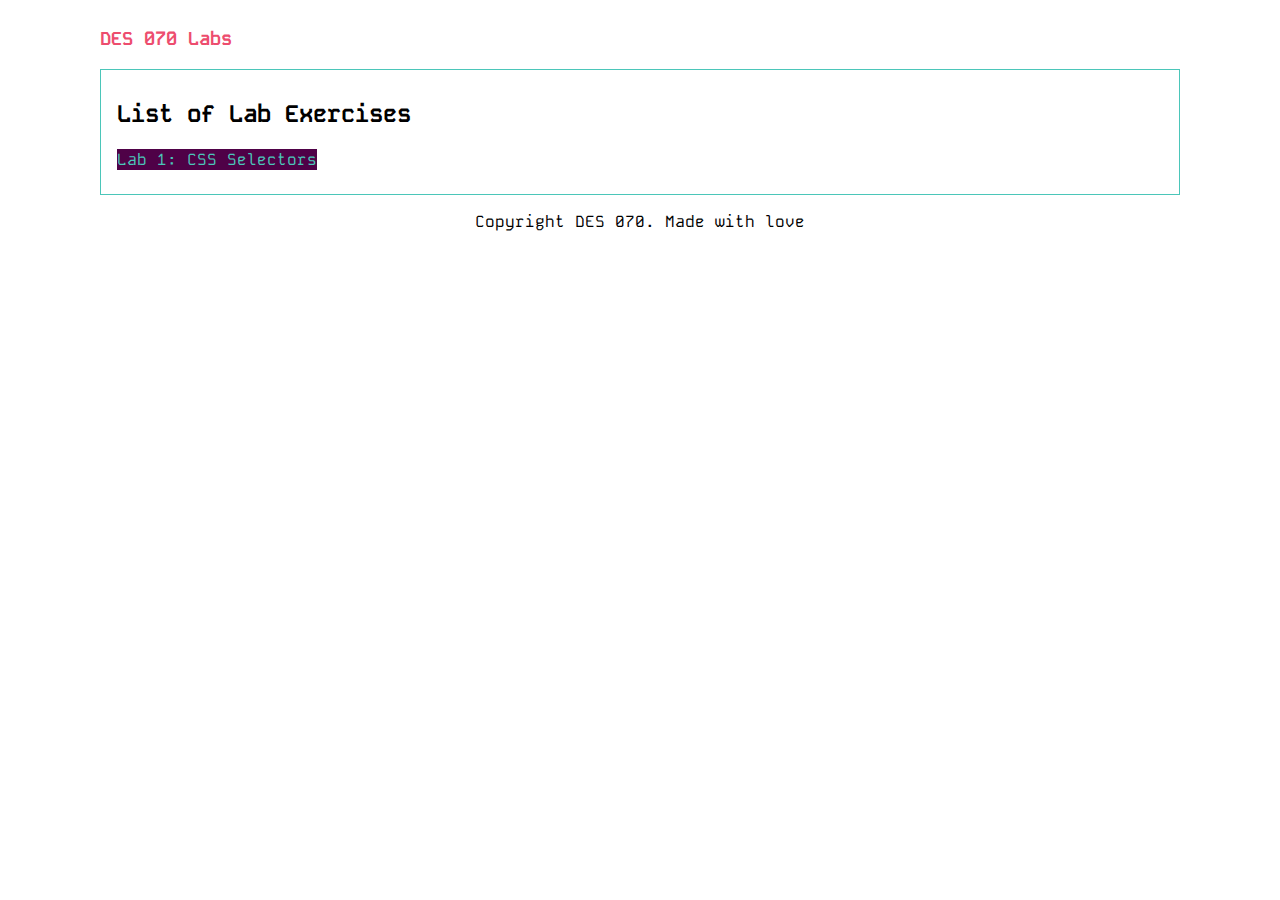
<file: index.html>
<!DOCTYPE html>
<html lang="en">
<head>
    <meta charset="UTF-8">
    <meta name="viewport" content="width=device-width, initial-scale=1.0">
    <title>Web Design 1 Labs</title>
    <link rel="stylesheet" href="css/style.css">
    <link rel="preconnect" href="https://fonts.googleapis.com">
    <link rel="preconnect" href="https://fonts.gstatic.com" crossorigin>
    <link href="https://fonts.googleapis.com/css2?family=Kode+Mono:wght@400..700&display=swap" rel="stylesheet">
</head>

<body>
     <main>
        <div id="head">
            <div>
                <h3><a href="index.html"> DES 070 Labs </a></h3>
            </div>
        </div>

        <div class="post">
            <h2> List of Lab Exercises</h2>
            <p><a href="./lab-1/">Lab 1: CSS Selectors</a></p>
        </div>

        <footer>
            <p>Copyright DES 070. Made with love</p>

    </main>
</body>
</html>
</file>
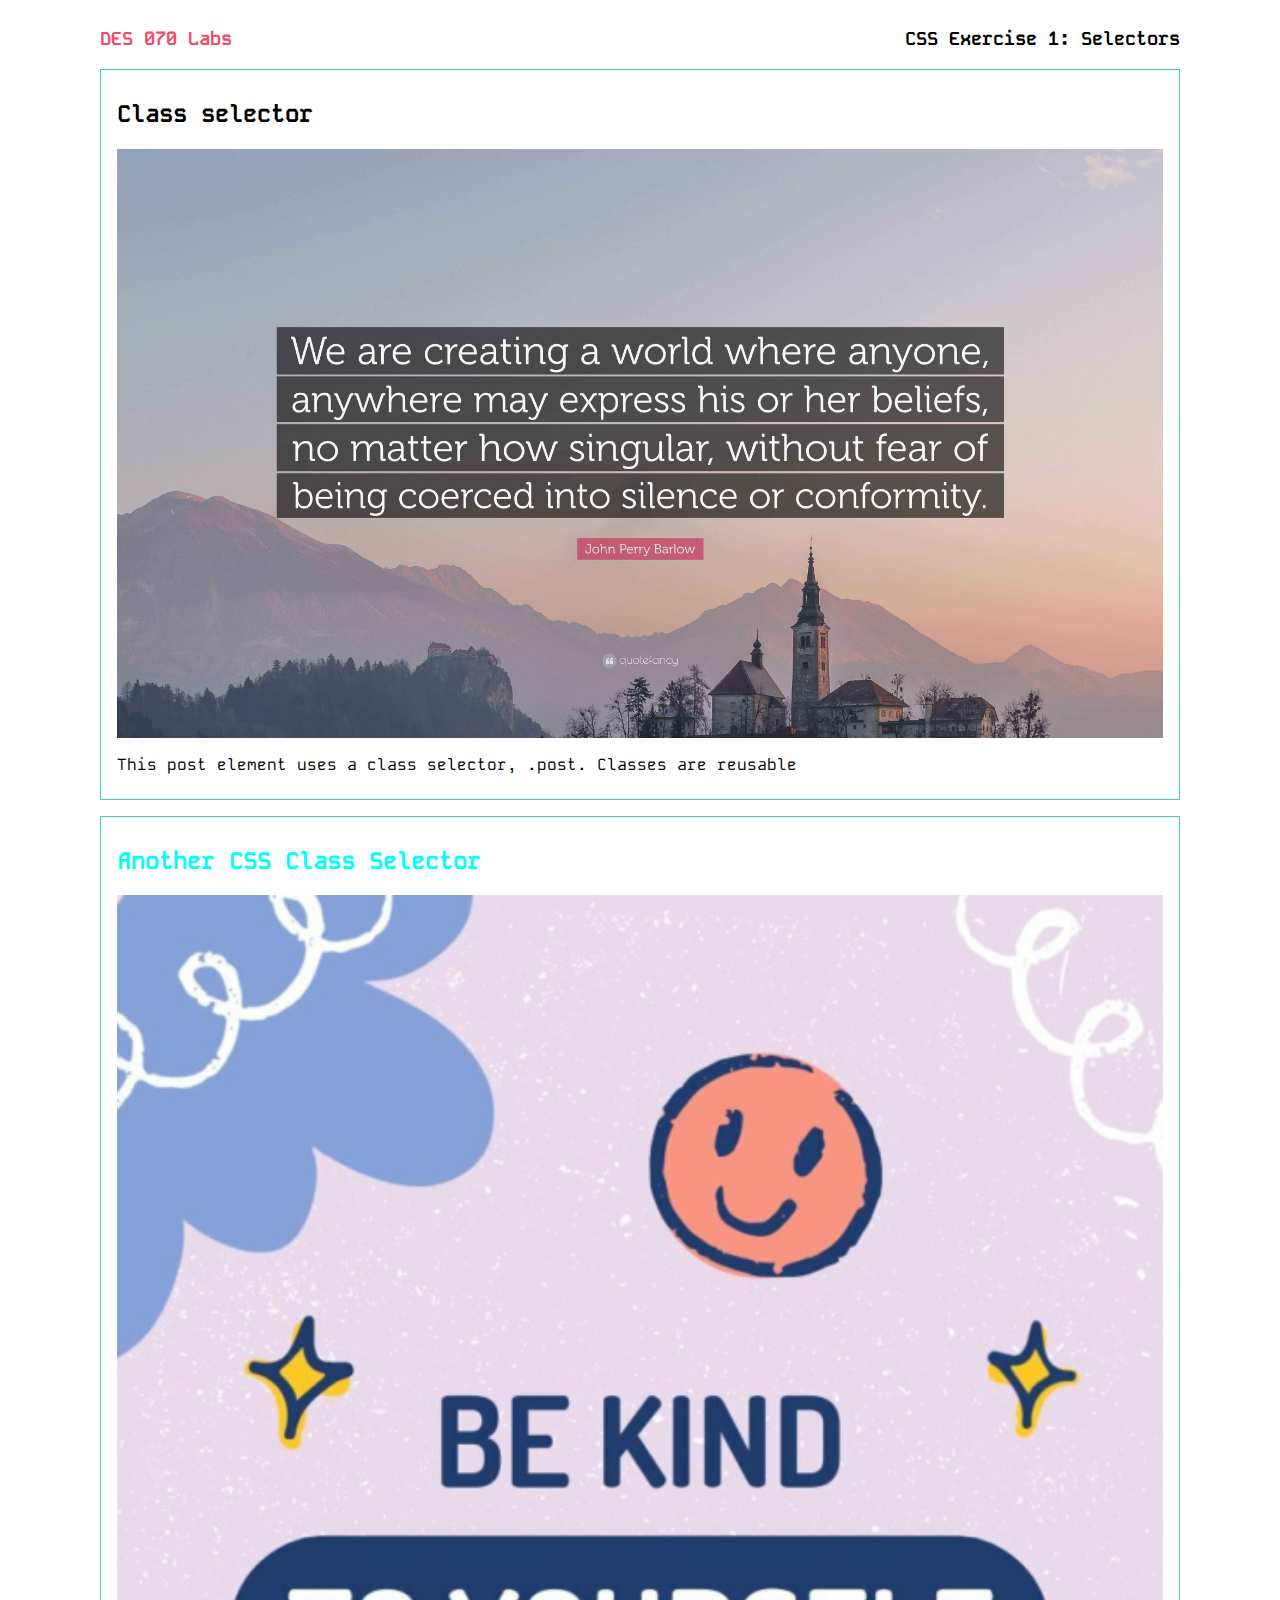
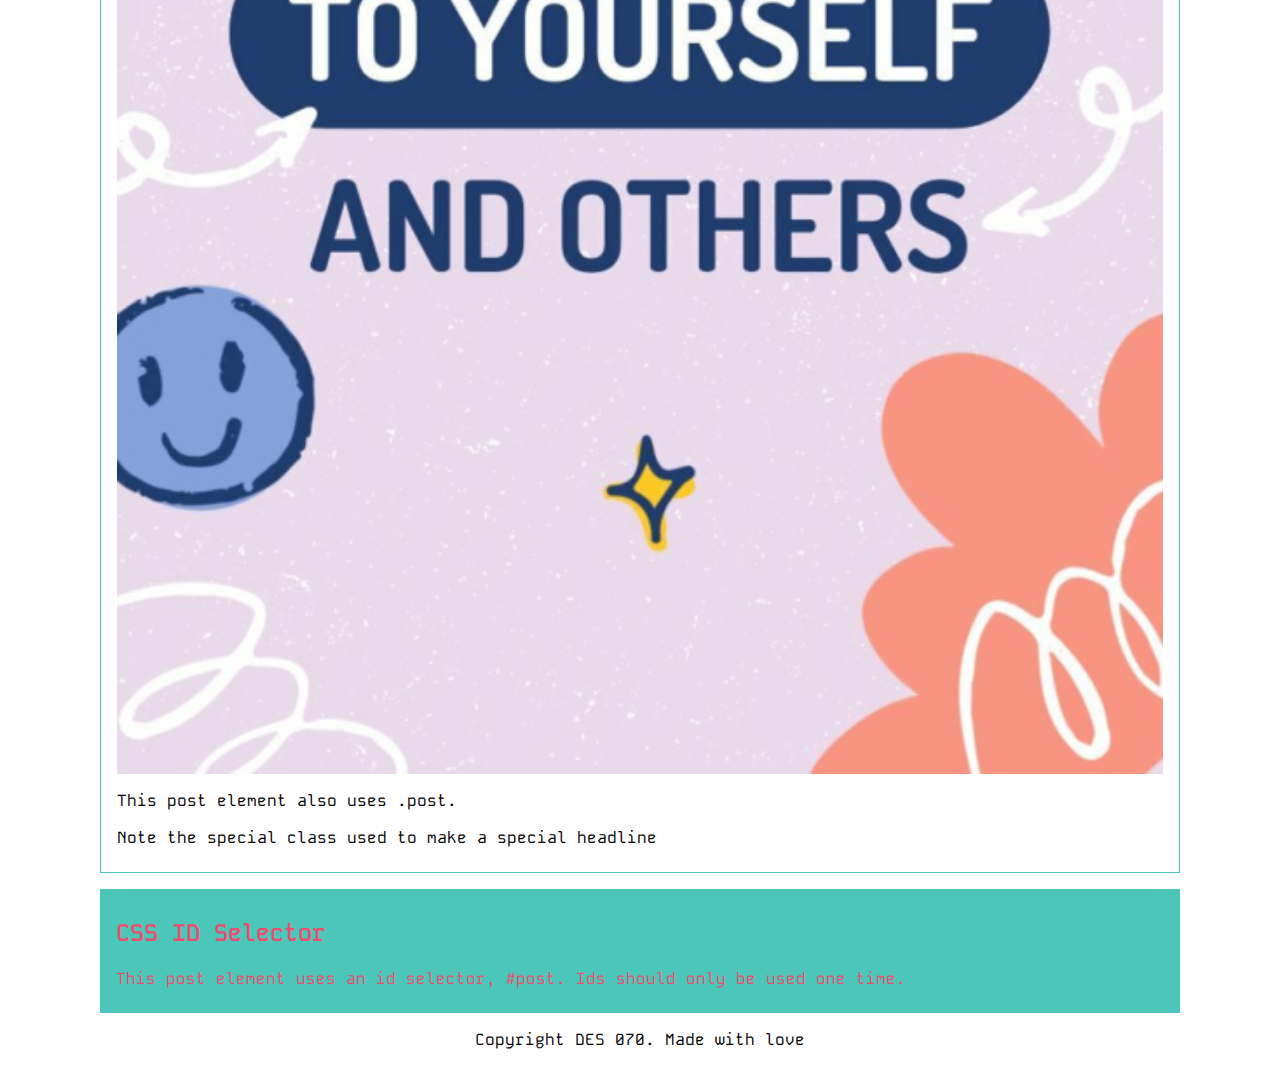
<file: lab-1/index.html>
<!DOCTYPE html>
<html lang="en">
<head>
    <meta charset="UTF-8">
    <meta name="viewport" content="width=device-width, initial-scale=1.0">
    <title>Web Design 1 Labs | CSS Exercise 1: Intro/ Syntax/ Lectures</title>
    <link rel="stylesheet" href="../css/style.css">
    <link rel="preconnect" href="https://fonts.googleapis.com">
    <link rel="preconnect" href="https://fonts.gstatic.com" crossorigin>
    <link href="https://fonts.googleapis.com/css2?family=Kode+Mono:wght@400..700&display=swap" rel="stylesheet">
</head>

<body>
     <main>
        <div id="head">
            <div>
                <h3><a href="../"> DES 070 Labs </a></h3>
            </div>
            <div class="sub-head"><h3> CSS Exercise 1: Selectors</h3></div>
        </div>

        <div class="post">
            <h2> Class selector</h2>
            <img src="../images/barlow.jpeg">
            <p> This post element uses a class selector, .post. Classes are reusable</p>
        </div>

        <div class="post">
            <h2 class="special-headline">Another CSS Class Selector</h2>
            <img src="../images/smiley.jpeg">
            <p> This post element also uses .post.</p>
            <p> Note the special class used to make a special headline</p>
        </div>

        <div id="post">
            <h2 id="unique-headline"> CSS ID Selector </h2>
            <p> This post element uses an id selector, #post. Ids should only be used one time.</p>
        </div>

        <footer>
            <p>Copyright DES 070. Made with love</p>

    </main>
</body>
</html>
</file>
<file: css/style.css>
:root {
    --background-color: #4BC6B9;
    --light-color: #4F0147;
    --dark-color: #ED4D6E;
    --link-color: #4BC6B9;
}

body {
     font-family: "Kode Mono", monospace;
}

main {
    position: relative;
    max-width:1080px;
    margin:0 auto;
}

#head {
    display: flex;
    justify-content: space-between;
}

#head h3 a {
    color: var(--dark-color);
    text-decoration: none;
}
footer {
    text-align: center;
    justify-content: center; 
}

/* our post class */
.post {
        border: 1px solid var(--link-color);
        margin-bottom: 1em;
        padding: .5em 1em;
        img{
            width: 100%;
            height: auto;
            display: block; 
        }
        a { 
            color: var(--link-color);
            background-color: var(--light-color);
            text-decoration: none;
    }
    a:hover {
        text-decoration:underline
    }
}
#post {
    background-color: var(--link-color);
    color: var(--dark-color);
    margin-bottom: 1em;
    padding: 0.5em 1em;
}
.post-title{
    font-size: 1.5em;
}

.special-headline{
    font-weight: 900;
    color:aqua;
}

#unique-headline {
    font-weight:600;
    color:#ED4D6E;
}
</file>
